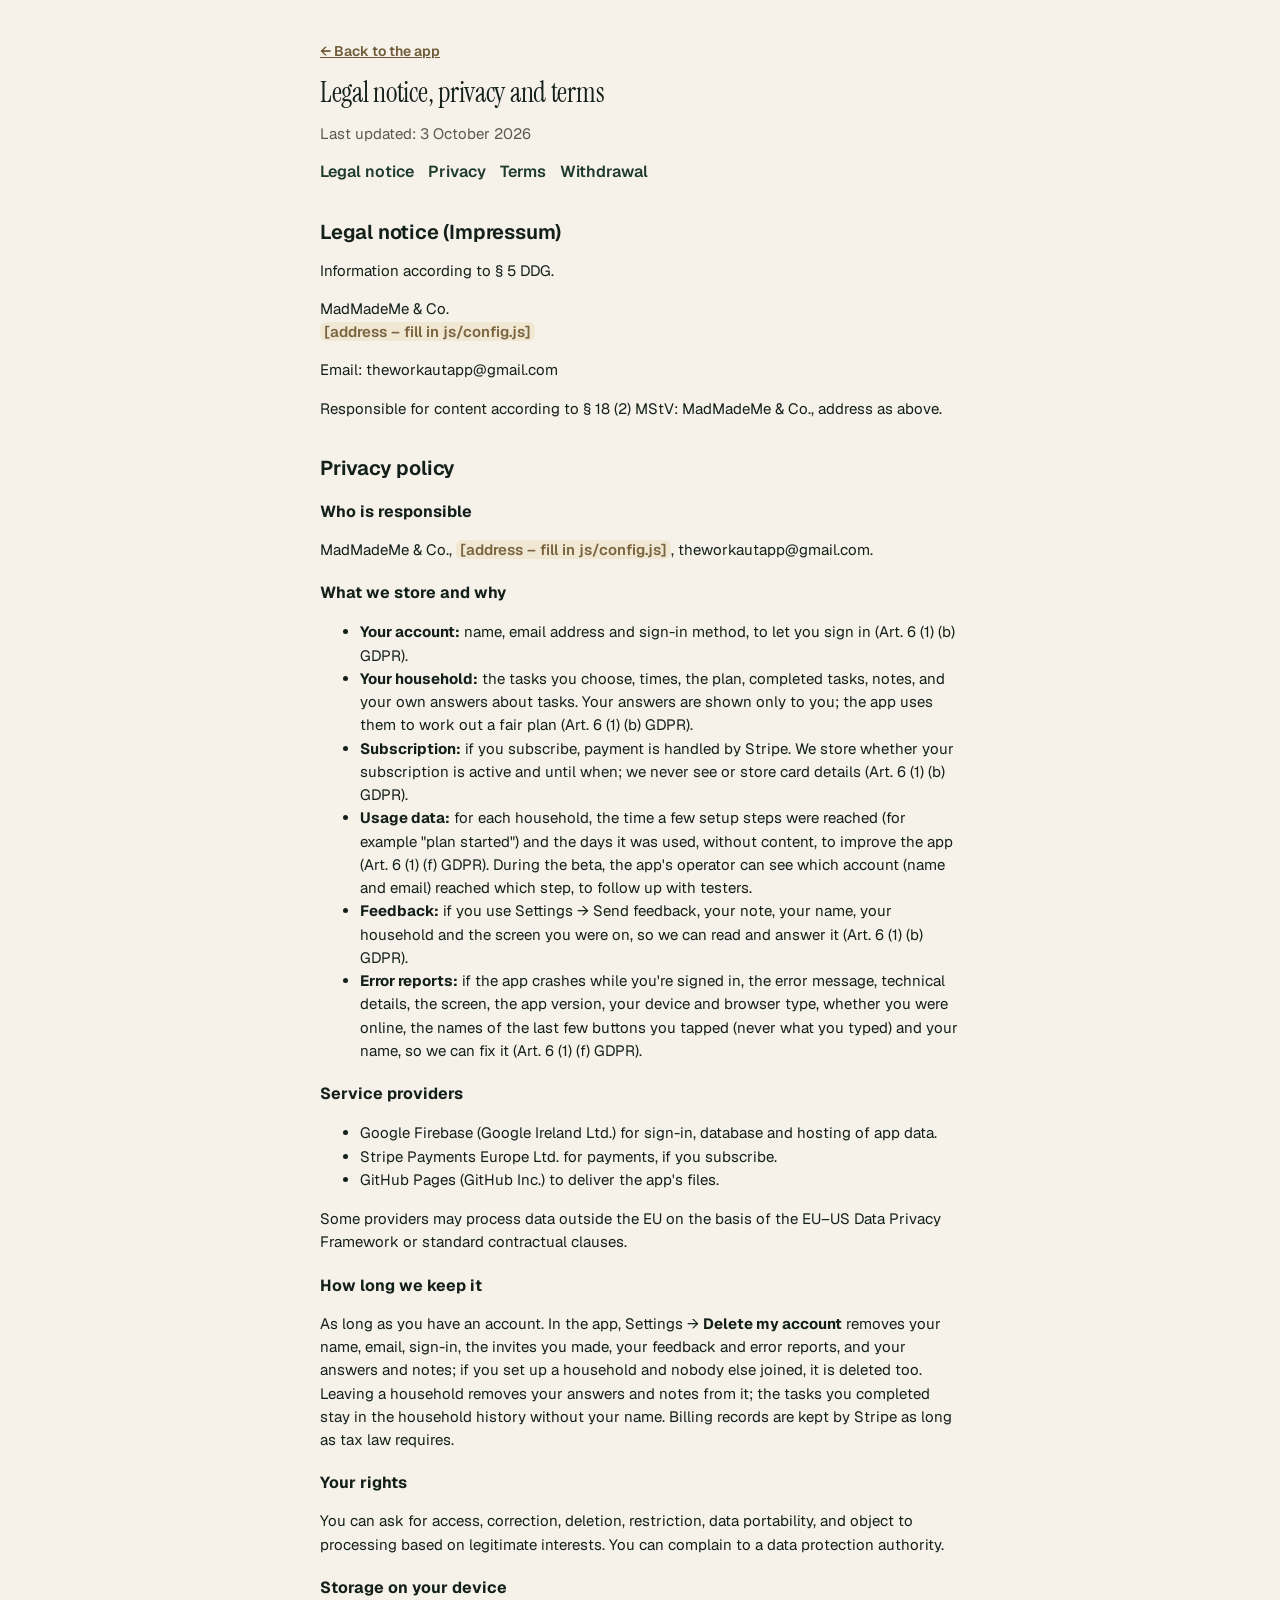
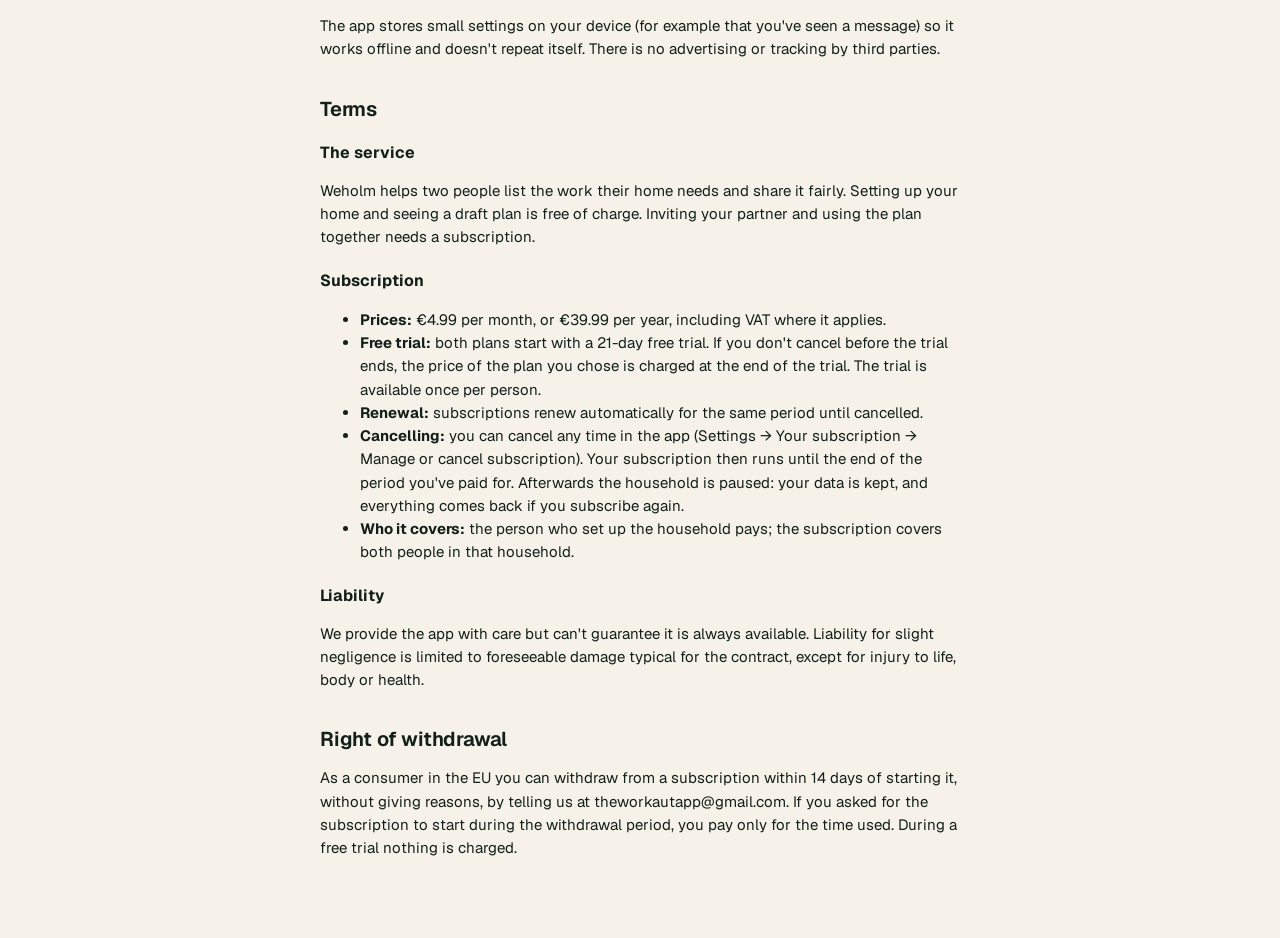
<file: legal.html>
<!doctype html>
<html lang="en">
<head>
<meta charset="utf-8">
<meta name="robots" content="noindex, nofollow, noai, noimageai">
<meta name="viewport" content="width=device-width, initial-scale=1, viewport-fit=cover">
<title>Legal notice, privacy and terms · Weholm</title>
<link rel="icon" href="icons/favicon.svg" type="image/svg+xml">
<link rel="icon" href="icons/favicon-32.png" sizes="32x32" type="image/png">
<link rel="stylesheet" href="css/styles.css?v=93">
<link rel="stylesheet" href="css/premium.css?v=93">
<style>
.legal{max-width:680px;margin:0 auto;padding:24px 20px 64px}
.legal h1{font-size:28px;margin:8px 0 4px}
.legal h2{font-size:20px;margin:36px 0 8px;scroll-margin-top:16px}
.legal h3{font-size:16px;margin:20px 0 6px}
.legal p, .legal li{color:var(--ink);line-height:1.55;font-size:15px}
.legal .todo{background:var(--premium-soft);color:var(--premium);border-radius:6px;padding:0 4px;font-weight:600}
.legal nav a{margin-right:14px;color:var(--accent);font-weight:600;text-decoration:none}
.legal .muted{color:var(--muted)}
</style>
</head>
<body>
<main class="legal">
  <p><a href="./" class="link-btn" style="margin:0;padding:0">← Back to the app</a></p>
  <h1>Legal notice, privacy and terms</h1>
  <p class="muted">Last updated: <span id="updated">3 October 2026</span></p>
  <nav><a href="#impressum">Legal notice</a><a href="#privacy">Privacy</a><a href="#terms">Terms</a><a href="#withdrawal">Withdrawal</a></nav>

  <h2 id="impressum">Legal notice (Impressum)</h2>
  <p>Information according to § 5 DDG.</p>
  <p><span data-legal="operator"></span><br><span data-legal="address"></span></p>
  <p>Email: <span data-legal="email"></span></p>
  <p data-optional="vatId">VAT ID: <span data-legal="vatId"></span></p>
  <p>Responsible for content according to § 18 (2) MStV: <span data-legal="operator"></span>, address as above.</p>

  <h2 id="privacy">Privacy policy</h2>
  <h3>Who is responsible</h3>
  <p><span data-legal="operator"></span>, <span data-legal="address"></span>, <span data-legal="email"></span>.</p>
  <h3>What we store and why</h3>
  <ul>
    <li><b>Your account:</b> name, email address and sign-in method, to let you sign in (Art. 6 (1) (b) GDPR).</li>
    <li><b>Your household:</b> the tasks you choose, times, the plan, completed tasks, notes, and your own answers about tasks. Your answers are shown only to you; the app uses them to work out a fair plan (Art. 6 (1) (b) GDPR).</li>
    <li><b>Subscription:</b> if you subscribe, payment is handled by Stripe. We store whether your subscription is active and until when; we never see or store card details (Art. 6 (1) (b) GDPR).</li>
    <li><b>Usage data:</b> for each household, the time a few setup steps were reached (for example "plan started") and the days it was used, without content, to improve the app (Art. 6 (1) (f) GDPR). During the beta, the app's operator can see which account (name and email) reached which step, to follow up with testers.</li>
    <li><b>Feedback:</b> if you use Settings → Send feedback, your note, your name, your household and the screen you were on, so we can read and answer it (Art. 6 (1) (b) GDPR).</li>
    <li><b>Error reports:</b> if the app crashes while you're signed in, the error message, technical details, the screen, the app version, your device and browser type, whether you were online, the names of the last few buttons you tapped (never what you typed) and your name, so we can fix it (Art. 6 (1) (f) GDPR).</li>
  </ul>
  <h3>Service providers</h3>
  <ul>
    <li>Google Firebase (Google Ireland Ltd.) for sign-in, database and hosting of app data.</li>
    <li>Stripe Payments Europe Ltd. for payments, if you subscribe.</li>
    <li>GitHub Pages (GitHub Inc.) to deliver the app's files.</li>
  </ul>
  <p>Some providers may process data outside the EU on the basis of the EU–US Data Privacy Framework or standard contractual clauses.</p>
  <h3>How long we keep it</h3>
  <p>As long as you have an account. In the app, Settings → <b>Delete my account</b> removes your name, email, sign-in, the invites you made, your feedback and error reports, and your answers and notes; if you set up a household and nobody else joined, it is deleted too. Leaving a household removes your answers and notes from it; the tasks you completed stay in the household history without your name. Billing records are kept by Stripe as long as tax law requires.</p>
  <h3>Your rights</h3>
  <p>You can ask for access, correction, deletion, restriction, data portability, and object to processing based on legitimate interests. You can complain to a data protection authority.</p>
  <h3>Storage on your device</h3>
  <p>The app stores small settings on your device (for example that you've seen a message) so it works offline and doesn't repeat itself. There is no advertising or tracking by third parties.</p>

  <h2 id="terms">Terms</h2>
  <h3>The service</h3>
  <p>Weholm helps two people list the work their home needs and share it fairly. Setting up your home and seeing a draft plan is free of charge. Inviting your partner and using the plan together needs a subscription.</p>
  <h3>Subscription</h3>
  <ul>
    <li><b>Prices:</b> <span data-price="monthly"></span> per month, or <span data-price="yearly"></span> per year, including VAT where it applies.</li>
    <li><b>Free trial:</b> both plans start with a <span data-trial></span>-day free trial. If you don't cancel before the trial ends, the price of the plan you chose is charged at the end of the trial. The trial is available once per person.</li>
    <li><b>Renewal:</b> subscriptions renew automatically for the same period until cancelled.</li>
    <li><b>Cancelling:</b> you can cancel any time in the app (Settings → Your subscription → Manage or cancel subscription). Your subscription then runs until the end of the period you've paid for. Afterwards the household is paused: your data is kept, and everything comes back if you subscribe again.</li>
    <li><b>Who it covers:</b> the person who set up the household pays; the subscription covers both people in that household.</li>
  </ul>
  <h3>Liability</h3>
  <p>We provide the app with care but can't guarantee it is always available. Liability for slight negligence is limited to foreseeable damage typical for the contract, except for injury to life, body or health.</p>

  <h2 id="withdrawal">Right of withdrawal</h2>
  <p>As a consumer in the EU you can withdraw from a subscription within 14 days of starting it, without giving reasons, by telling us at <span data-legal="email"></span>. If you asked for the subscription to start during the withdrawal period, you pay only for the time used. During a free trial nothing is charged.</p>
</main>
<script src="js/config.js?v=93"></script>
<script>
  (function () {
    var L = (typeof APP_CONFIG !== 'undefined' && APP_CONFIG.legal) || {};
    var B = (typeof APP_CONFIG !== 'undefined' && APP_CONFIG.billing) || null;
    document.querySelectorAll('[data-legal]').forEach(function (el) {
      var v = L[el.getAttribute('data-legal')];
      if (v) el.textContent = v; else { el.textContent = '[' + el.getAttribute('data-legal') + ' – fill in js/config.js]'; el.className = 'todo'; }
    });
    document.querySelectorAll('[data-optional]').forEach(function (el) { if (!L[el.getAttribute('data-optional')]) el.remove(); });
    if (B) {
      var fmt = function (n) { try { return new Intl.NumberFormat(B.display.locale, { style: 'currency', currency: B.display.currency }).format(n); } catch (e) { return '€' + n; } };
      document.querySelectorAll('[data-price]').forEach(function (el) { el.textContent = fmt(B.display[el.getAttribute('data-price')]); });
      document.querySelectorAll('[data-trial]').forEach(function (el) { el.textContent = B.trialDays; });
    }
  })();
</script>
</body>
</html>
</file>
<file: css/styles.css>
/* =========================================================
   DESIGN SYSTEM — tokens
   ========================================================= */
:root{
  --bg:#F6F4EF; --surface:#FFFFFF; --surface-2:#EEEBE4; --ink:#1E2320; --muted:#68706B; --line:#E4E0D7;
  --accent:#456B59; --accent-ink:#FFFFFF; --accent-soft:#E2ECE6;
  --away:#6B5A80; --away-ink:#FFFFFF; --away-soft:#E9E4F0;
  --premium:#8A6526; --premium-soft:#F5ECDA; --danger:#A6473B; --love:#B4544A; --love-soft:#F7E4E1;
  --radius:18px; --radius-sm:12px;
  --shadow:0 1px 2px rgba(30,35,32,.04),0 6px 20px rgba(30,35,32,.05);
  color-scheme:light;
}
@media (prefers-color-scheme: dark){
  :root:not([data-theme="light"]){
    --bg:#131614; --surface:#1B1F1D; --surface-2:#252A27; --ink:#ECEEEA; --muted:#9AA29C; --line:#2B302D;
    --accent:#8DB5A0; --accent-ink:#0F2219; --accent-soft:#21302A;
    --away:#AE9FC4; --away-ink:#1D1626; --away-soft:#2B2433;
    --premium:#D9B677; --premium-soft:#2E2819; --danger:#E08A7E; --love:#E8968C; --love-soft:#3A2522;
    --shadow:0 1px 2px rgba(0,0,0,.3);
    color-scheme:dark;
  }
}
:root[data-theme="dark"]{
  --bg:#131614; --surface:#1B1F1D; --surface-2:#252A27; --ink:#ECEEEA; --muted:#9AA29C; --line:#2B302D;
  --accent:#8DB5A0; --accent-ink:#0F2219; --accent-soft:#21302A;
  --away:#AE9FC4; --away-ink:#1D1626; --away-soft:#2B2433;
  --premium:#D9B677; --premium-soft:#2E2819; --danger:#E08A7E; --love:#E8968C; --love-soft:#3A2522;
  --shadow:0 1px 2px rgba(0,0,0,.3);
  color-scheme:dark;
}

/* =========================================================
   BASE
   ========================================================= */
*{box-sizing:border-box}
html{-webkit-text-size-adjust:100%}
body{margin:0;background:var(--bg);color:var(--ink);font:16px/1.45 system-ui,-apple-system,"Segoe UI",Roboto,"Helvetica Neue",sans-serif;-webkit-font-smoothing:antialiased}
button,input{font:inherit;color:inherit}
:focus-visible{outline:2px solid var(--accent);outline-offset:2px}
/* Headings get focus on each new screen (for screen readers) — never show a ring for that. */
h1[tabindex="-1"]:focus,h1[tabindex="-1"]:focus-visible,h2[tabindex="-1"]:focus{outline:none}
/* Button labels always stay on one line; fitButtons() shrinks the text if a label doesn't fit. */
.btn,.mini,.link-btn,.chip,.seg button,.badge,.bottom-nav button span{white-space:nowrap}
.btn,.mini,.chip,.seg button{min-width:0;overflow:hidden;text-overflow:clip}
.visually-hidden{position:absolute;width:1px;height:1px;overflow:hidden;clip:rect(0 0 0 0);white-space:nowrap}

.screen{max-width:520px;margin:0 auto;padding:max(16px,env(safe-area-inset-top)) 16px 0;min-height:100vh;min-height:100dvh;display:flex;flex-direction:column}
.topbar{display:flex;align-items:center;gap:12px;min-height:44px;margin-bottom:4px}
.topbar .spacer{flex:1}
.icon-btn{width:44px;height:44px;border-radius:50%;border:0;background:transparent;display:grid;place-items:center;cursor:pointer;flex:none}
.icon-btn.left{margin-left:-10px}
.icon-btn.right{margin-right:-10px}
.icon-btn:hover{background:var(--surface-2)}
.progress{flex:1;display:flex;gap:6px}
.progress span{flex:1;height:4px;border-radius:2px;background:var(--line);transition:background .2s}
.progress span.done{background:var(--accent)}
.step-label{font-size:13px;color:var(--muted);white-space:nowrap}

h1{font-size:28px;line-height:1.15;letter-spacing:-.02em;margin:12px 0 8px;font-weight:650}
h2{font-size:21px;line-height:1.2;letter-spacing:-.01em;margin:0 0 8px;font-weight:650}
.lead{color:var(--muted);margin:0 0 24px}
.fine{font-size:13px;color:var(--muted);text-align:center;margin:10px 0 0}

/* Cards & rows */
.card{background:var(--surface);border-radius:var(--radius);box-shadow:var(--shadow);overflow:hidden;margin-bottom:16px}
.row{display:flex;align-items:center;gap:14px;width:100%;min-height:56px;padding:12px 16px;background:transparent;border:0;text-align:left;cursor:pointer;-webkit-tap-highlight-color:transparent}
.row + .row{border-top:1px solid var(--line)}
.row.static{cursor:default}
.row.col{flex-direction:column;align-items:stretch;gap:12px}
button.row:active{background:var(--surface-2)}
.row-text{flex:1;display:flex;flex-direction:column;min-width:0}
.row-title{font-weight:500}
.row-sub{font-size:13px;color:var(--muted)}
.chev{color:var(--muted);flex:none;display:grid}

.check{width:24px;height:24px;border-radius:50%;border:2px solid var(--line);display:grid;place-items:center;flex:none;color:transparent;transition:background .15s,border-color .15s,color .15s}
.row[aria-pressed="true"] .check{background:var(--accent);border-color:var(--accent);color:var(--accent-ink)}

/* Section headers */
.section-head{display:flex;align-items:baseline;justify-content:space-between;gap:12px;margin:24px 4px 8px}
.section-title{font-size:13px;font-weight:650;letter-spacing:.06em;text-transform:uppercase;color:var(--muted);margin:0}
.section-meta{font-size:13px;color:var(--muted)}
.link-btn{border:0;background:none;color:var(--accent);font-size:14px;font-weight:600;cursor:pointer;padding:6px 4px;margin:-6px -4px}

/* Buttons */
.btn{display:flex;align-items:center;justify-content:center;gap:8px;width:100%;min-height:52px;border-radius:14px;border:0;font-weight:600;font-size:16px;cursor:pointer;padding:0 20px;transition:opacity .15s,transform .1s}
.btn:active{transform:scale(.99)}
a.btn{text-decoration:none}
.btn.primary{background:var(--accent);color:var(--accent-ink)}
.btn.outline{background:transparent;color:var(--ink);box-shadow:inset 0 0 0 1.5px var(--muted)}
.btn.secondary{background:var(--surface);color:var(--ink);box-shadow:var(--shadow)}
.btn.ghost{background:transparent;color:var(--accent)}
.btn.danger{background:var(--danger);color:#fff}
.btn.premium{background:var(--premium);color:var(--bg)}
.btn:disabled{opacity:.4;cursor:not-allowed;transform:none}
.btn + .btn{margin-top:8px}
.bottom-bar{position:sticky;bottom:0;margin-top:auto;padding:16px 0 calc(16px + env(safe-area-inset-bottom));background:linear-gradient(to top,var(--bg) 75%,rgba(0,0,0,0))}
.bottom-bar .count{font-size:14px;color:var(--muted);text-align:center;margin:0 0 10px}

/* Inputs */
.field{display:flex;flex-direction:column;gap:6px;padding:12px 16px}
.field + .field{border-top:1px solid var(--line)}
.field label{font-size:13px;color:var(--muted);font-weight:500}
.field-line{display:flex;align-items:center;gap:8px}
.field-line .add-part{border:0;background:var(--accent);color:var(--accent-ink);border-radius:999px;padding:10px 16px;font-size:14px;font-weight:650;cursor:pointer;flex:none;min-height:44px}
.field-line .add-part:disabled{background:var(--surface-2);color:var(--muted);cursor:default}
.field textarea{flex:1;min-width:0;border:0;background:var(--surface-2);border-radius:var(--radius-sm);padding:12px 14px;font:inherit;font-size:16px;line-height:1.45;outline:none;resize:vertical;min-height:120px;color:var(--ink)}
.field textarea:focus{box-shadow:0 0 0 2px var(--accent)}
.field textarea::placeholder{color:var(--muted)}
.field input{flex:1;min-width:0;border:0;background:var(--surface-2);border-radius:var(--radius-sm);padding:12px 14px;font-size:16px;outline:none}
.field input:focus{box-shadow:0 0 0 2px var(--accent)}
.field input::placeholder{color:var(--muted)}

/* Stepper */
.stepper{display:flex;align-items:center;gap:4px;flex:none}
.step-btn{width:40px;height:40px;border-radius:50%;border:0;background:var(--surface-2);display:grid;place-items:center;cursor:pointer}
.step-btn:disabled{opacity:.35;cursor:not-allowed}
.stepper output{min-width:32px;text-align:center;font-weight:600;font-size:18px;font-variant-numeric:tabular-nums}

/* Switch */
.switch{width:48px;height:30px;border-radius:15px;background:var(--line);position:relative;flex:none;transition:background .2s}
.switch::after{content:"";position:absolute;top:3px;left:3px;width:24px;height:24px;border-radius:50%;background:#fff;box-shadow:0 1px 3px rgba(0,0,0,.2);transition:transform .2s}
.row[aria-checked="true"] .switch{background:var(--accent)}
.row[aria-checked="true"] .switch::after{transform:translateX(18px)}

/* Chips */
.chips{display:flex;flex-wrap:wrap;gap:8px}
.chip{border:1.5px solid var(--line);background:transparent;border-radius:999px;padding:8px 16px;min-height:40px;cursor:pointer;font-weight:500;font-size:15px}
.chip[aria-pressed="true"]{background:var(--accent-soft);border-color:var(--accent);color:var(--ink)}
.section-title .muted{color:var(--muted);font-weight:500}

/* Gold accent: subscription and plans */
.badge{display:inline-flex;align-items:center;gap:4px;font-size:12px;font-weight:650;letter-spacing:.02em;padding:3px 8px;border-radius:999px;background:var(--premium-soft);color:var(--premium);flex:none}
.row.add{color:var(--accent)}
.row.add .row-title{font-weight:600}
.premium-mark{width:56px;height:56px;border-radius:16px;background:var(--premium-soft);color:var(--premium);display:grid;place-items:center;margin-bottom:16px}

/* Welcome */
.welcome-art{margin:32px 0 8px;color:var(--accent)}
.welcome h1{font-size:34px}
.how{list-style:none;padding:0;margin:8px 0 0;counter-reset:s}
.how li{counter-increment:s;display:flex;gap:14px;align-items:center;padding:10px 0;color:var(--ink)}
.how li::before{content:counter(s);width:28px;height:28px;border-radius:50%;background:var(--accent-soft);color:var(--accent);display:grid;place-items:center;font-weight:650;font-size:14px;flex:none}

/* Inventory */
.avatar{width:30px;height:30px;border-radius:50%;background:var(--accent-soft);color:var(--accent);display:grid;place-items:center;font-weight:650;font-size:14px}
.note{padding:14px 16px;border-top:1px solid var(--line);font-size:14px;color:var(--muted)}
.tag{font-size:12px;color:var(--muted);background:var(--surface-2);border-radius:999px;padding:2px 8px;flex:none}
.next-card{padding:20px 16px;text-align:left}
.next-card p{color:var(--muted);margin:0 0 16px;font-size:15px}

/* Sheet */
#sheet-root{position:fixed;inset:0;z-index:20;display:none}
#sheet-root.open{display:block}
.sheet-backdrop{position:absolute;inset:0;background:rgba(10,14,12,.4);opacity:0;transition:opacity .2s}
.sheet{position:absolute;left:0;right:0;bottom:var(--kb,0px);max-width:520px;margin:0 auto;background:var(--bg);border-radius:24px 24px 0 0;padding:12px 20px calc(20px + env(safe-area-inset-bottom));transform:translateY(100%);transition:transform .25s cubic-bezier(.2,.8,.2,1);max-height:calc(100vh - 32px);max-height:calc(100dvh - 32px - var(--kb,0px));overflow:auto}
.sheet-handle{display:flex;justify-content:center;padding:6px 0 18px;margin:-12px -20px 0;cursor:grab;touch-action:none}
.sheet-handle span{display:block;width:40px;height:5px;border-radius:3px;background:var(--line)}
.sheet{touch-action:pan-y}
#sheet-root.show .sheet-backdrop{opacity:1}
#sheet-root.show .sheet{transform:none}
.sheet p{color:var(--muted);margin:0 0 20px}
.sheet .btn{min-height:48px}
.sheet .summary{list-style:none;padding:0;margin:0 0 16px}
.sheet .summary li{display:flex;justify-content:space-between;padding:8px 0;border-bottom:1px solid var(--line)}
.sheet .summary li:last-child{border-bottom:0}
.sheet .summary span:last-child{color:var(--muted);font-variant-numeric:tabular-nums}

/* Toast */
#toast{position:fixed;left:50%;bottom:calc(24px + env(safe-area-inset-bottom));transform:translate(-50%,20px);background:var(--ink);color:var(--bg);padding:12px 18px;border-radius:12px;font-size:14px;opacity:0;pointer-events:none;transition:opacity .2s,transform .2s;z-index:30;max-width:calc(100% - 32px);text-align:center}
#toast.show{opacity:1;transform:translate(-50%,0)}

@media (prefers-reduced-motion: reduce){*{transition:none!important}}

/* =========================================================
   AUTH, INVITES, STATUS
   ========================================================= */
.center-screen{justify-content:center;align-items:center;text-align:center}
.spinner{width:32px;height:32px;border-radius:50%;border:3px solid var(--line);border-top-color:var(--accent);animation:spin .8s linear infinite}
@keyframes spin{to{transform:rotate(360deg)}}
.auth-form .field{padding:0;border:0}
.auth-form .field + .field{border:0;margin-top:14px}
.auth-form{margin-top:4px}
.btn.google{background:var(--surface);color:var(--ink);box-shadow:var(--shadow)}
.divider{display:flex;align-items:center;gap:12px;color:var(--muted);font-size:13px;margin:20px 0}
.divider::before,.divider::after{content:"";flex:1;height:1px;background:var(--line)}
.form-error{background:color-mix(in srgb,var(--danger) 12%,transparent);color:var(--danger);border-radius:var(--radius-sm);padding:10px 14px;font-size:14px;margin:0 0 14px}
.form-note{background:var(--accent-soft);color:var(--ink);border-radius:var(--radius-sm);padding:10px 14px;font-size:14px;margin:0 0 14px}
.switch-link{text-align:center;margin:16px 0 0;font-size:15px;color:var(--muted)}
.switch-link .link-btn{margin:0;padding:6px 2px}
.invite-banner{background:var(--accent-soft);border-radius:var(--radius);padding:14px 16px;margin:0 0 20px;font-size:15px}
.link-box{display:flex;gap:8px;align-items:center;background:var(--surface);border-radius:var(--radius-sm);padding:10px 12px;box-shadow:var(--shadow);margin-bottom:12px}
.link-box code{flex:1;min-width:0;overflow:hidden;text-overflow:ellipsis;white-space:nowrap;font-size:13px}
.plan-line{display:flex;justify-content:space-between;gap:12px;align-items:center;padding:12px 0;margin-bottom:8px;border-bottom:1px solid var(--line);font-size:15px}
.plan-line span:first-child{color:var(--muted)}
.btn.text-danger{color:var(--danger)}
.member .you{color:var(--muted);font-weight:400}

/* =========================================================
   PLAN, PREFERENCES, DAILY USE
   ========================================================= */
.pref-row{display:flex;align-items:center;gap:10px;padding:10px 12px 10px 16px;min-height:60px}
.pref-row + .pref-row{border-top:1px solid var(--line)}
.pref-group{display:flex;gap:6px;flex:none}
.pref-btn{width:46px;height:46px;border-radius:14px;border:1.5px solid var(--line);background:transparent;color:var(--muted);line-height:1;cursor:pointer;display:grid;place-items:center;transition:background .15s,border-color .15s,color .15s}
/* Picked: the heart soft red, the smile the app's green, the frown grey */
.pref-btn.pref-love[aria-pressed="true"]{background:var(--love-soft);border-color:var(--love);color:var(--love)}
.pref-btn.pref-ok[aria-pressed="true"]{background:var(--accent-soft);border-color:var(--accent);color:var(--accent)}
.pref-btn.pref-rather_not[aria-pressed="true"]{background:var(--surface-2);border-color:var(--muted);color:var(--ink)}

.timing-row{display:flex;flex-direction:column;gap:10px;padding:12px 16px}
.timing-row + .timing-row{border-top:1px solid var(--line)}
.timing-controls{display:flex;gap:8px}
.select{flex:1;min-width:0;appearance:none;-webkit-appearance:none;border:0;border-radius:var(--radius-sm);background:var(--surface-2) url("data:image/svg+xml,%3Csvg xmlns='http://www.w3.org/2000/svg' width='12' height='8' viewBox='0 0 12 8'%3E%3Cpath d='M1 1l5 5 5-5' fill='none' stroke='%2368706B' stroke-width='2' stroke-linecap='round'/%3E%3C/svg%3E") no-repeat right 12px center;padding:11px 32px 11px 12px;font-size:15px;color:var(--ink)}
.select.minutes{flex:0 0 112px}
.seg{display:flex;background:var(--surface-2);border-radius:12px;padding:3px;gap:3px;margin:4px 0 12px}
.seg button{flex:1;border:0;background:transparent;border-radius:9px;padding:9px 6px;font-weight:600;font-size:14px;color:var(--muted);cursor:pointer}
.seg button[aria-pressed="true"]{background:var(--surface);color:var(--ink);box-shadow:var(--shadow)}
.filter-line{display:flex;justify-content:space-between;align-items:center;margin:0 4px 4px;gap:8px}
.chips.even{display:grid;grid-template-columns:repeat(3,1fr)}
.chips.even .chip{padding:8px 4px}
.chip.small{min-height:34px;padding:6px 12px;font-size:14px}
.swap-card{background:var(--premium-soft);border-radius:var(--radius);padding:16px;margin-bottom:16px}
.swap-card .joke{font-size:17px;line-height:1.35;margin:0 0 6px}
.swap-card .plain{font-size:14px;color:var(--muted);margin:0 0 14px}
.swap-card .btns{display:flex;flex-wrap:wrap;gap:8px}
.swap-card .btns .btn{flex:1 1 auto;width:auto}
.swap-card .btns .btn{min-height:46px;margin-top:0}
.result-card{background:var(--accent-soft);border-radius:var(--radius);padding:16px;margin-bottom:16px}
.result-card .joke{font-size:17px;line-height:1.35;margin:0 0 6px}
.result-card .plain{font-size:14px;color:var(--muted);margin:0 0 12px}
.balance{display:flex;align-items:center;gap:10px;padding:14px 16px;font-weight:600}
.balance .sub{font-weight:400;font-size:14px;color:var(--muted)}
.row .mini{border:0;background:var(--surface-2);border-radius:999px;padding:7px 12px;font-size:13px;font-weight:600;color:var(--ink);cursor:pointer;flex:none}
.done .row-title{text-decoration:line-through;color:var(--muted)}
.everyday{padding:12px 16px;font-size:14px;color:var(--muted)}
.everyday b{color:var(--ink);font-weight:600}
.has-nav{padding-bottom:calc(84px + env(safe-area-inset-bottom))}
.bottom-nav{position:fixed;left:0;right:0;bottom:0;z-index:10;background:color-mix(in srgb,var(--bg) 92%,transparent);backdrop-filter:blur(12px);-webkit-backdrop-filter:blur(12px);border-top:1px solid var(--line);padding:6px 8px calc(6px + env(safe-area-inset-bottom))}
.bottom-nav .inner{max-width:520px;margin:0 auto;display:flex}
.bottom-nav button{flex:1;border:0;background:transparent;display:flex;flex-direction:column;align-items:center;gap:2px;padding:6px 0;font-size:12px;font-weight:600;color:var(--muted);cursor:pointer;min-height:52px}
.bottom-nav button[aria-current="page"]{color:var(--accent)}
.bottom-nav .nav-icon{position:relative;display:inline-grid}
.nav-dot{position:absolute;top:-2px;right:-5px;width:9px;height:9px;border-radius:50%;background:#E5484D;box-shadow:0 0 0 2px var(--bg)}
.celebrate{text-align:center;padding:20px 16px;font-size:15px;color:var(--muted)}

.name-btn{border:0;background:none;padding:0;margin:0;text-align:left;font:inherit;color:inherit;cursor:pointer;display:flex;flex-direction:column;min-width:0;flex:1}
.name-btn .row-title{text-decoration:underline;text-decoration-color:var(--line);text-underline-offset:3px}


.part-chips{list-style:none;padding:0;margin:0 0 14px;display:flex;flex-wrap:wrap;gap:6px}
.part-chips li{display:inline-flex;align-items:center;gap:5px;padding:5px 10px;border-radius:999px;background:var(--surface);box-shadow:var(--shadow);font-size:13.5px;white-space:nowrap}
.part-chips svg{width:13px;height:13px;flex:none}

/* Board */
.board{background:var(--surface);border-radius:var(--radius);box-shadow:var(--shadow);margin:0 0 16px;overflow:hidden}
.board-head{display:flex;align-items:center;gap:10px;width:100%;border:0;background:transparent;padding:12px 16px;min-height:56px;font:inherit;color:var(--ink);cursor:pointer;text-align:left}
.board-icon{flex:none;display:grid;color:var(--accent)}
.board-title{font-weight:650;flex:none}
.board-meta{flex:1;min-width:0;font-size:14px;color:var(--muted);white-space:nowrap;overflow:hidden;text-overflow:ellipsis;text-align:right}
.board-meta b{color:var(--accent);font-weight:650}
/* One plus everywhere: the green line icon, no circle (Add a task, This week, Board, Add to this day). */
.add-icon,.plain-row.add .plus,.row.add .plus{flex:none;display:grid;place-items:center;width:24px;height:24px;color:var(--accent)}
.add-icon svg,.plain-row.add .plus svg,.row.add .plus svg{width:20px;height:20px;stroke-width:2}
.board.waiting{box-shadow:inset 4px 0 0 var(--premium),var(--shadow)}
.board.waiting .board-meta b{color:var(--premium)}
.board-items{border-top:1px solid var(--line)}
.note-row.waiting{background:var(--premium-soft)}
.note-tags{display:flex;flex-wrap:wrap;gap:4px;margin-bottom:3px}
.note-tag{font-size:11.5px;font-weight:700;letter-spacing:.02em;color:var(--premium);background:var(--surface);border-radius:999px;padding:1px 7px}
.note-row{display:flex;align-items:center;gap:10px;padding:10px 16px}
.note-row + .note-row{border-top:1px solid var(--line)}
.note-kind{flex:none;width:22px;display:grid;place-items:center;color:var(--muted)}
.note-text{display:block;font-size:15px;overflow-wrap:anywhere}
.note-row .mini{border:0;background:var(--accent-soft);color:var(--accent);border-radius:999px;padding:7px 12px;font-size:13px;font-weight:650;cursor:pointer;flex:none}
.note-del{border:0;background:transparent;color:var(--muted);font-size:22px;line-height:1;width:32px;height:32px;border-radius:50%;cursor:pointer;flex:none}
.board-add{margin:4px 14px 14px;width:calc(100% - 28px);min-height:44px}

/* ---------- Tap feedback: every button reacts the moment it's touched ---------- */
button, .btn, .chip, .mini, .pref-btn, .step-btn, .icon-btn, .plan-card, .link-btn{-webkit-tap-highlight-color:transparent;touch-action:manipulation}
.btn, .chip, .mini, .pref-btn, .step-btn, .icon-btn, .plan-card, .board-head, .note-del, .bottom-nav button{transition:transform .12s cubic-bezier(.2,.8,.2,1),background-color .15s,border-color .15s,opacity .15s,box-shadow .15s}
.btn:active, .chip:active, .mini:active, .pref-btn:active, .step-btn:active, .icon-btn:active, .plan-card:active, .board-head:active, .note-del:active, .bottom-nav button:active{transform:scale(.96)}
.link-btn:active{opacity:.6}
button.row:active{transform:none}
.pressed{animation:pressed .32s cubic-bezier(.2,.8,.2,1)}
@keyframes pressed{0%{transform:scale(.96)}55%{transform:scale(1.015)}100%{transform:scale(1)}}
button.row.pressed{animation:row-pressed .35s ease-out}
@keyframes row-pressed{0%{background:var(--surface-2)}100%{background:transparent}}
.pref-btn.pressed[aria-pressed="true"]{animation:pref-pop .3s cubic-bezier(.2,.8,.2,1)}
@keyframes pref-pop{0%{transform:scale(.85)}60%{transform:scale(1.12)}100%{transform:scale(1)}}
/* Busy: the button stays where it is, its label fades and a spinner shows it's working. */
.is-busy{position:relative;pointer-events:none;cursor:progress}
.btn.is-busy, .mini.is-busy{color:transparent!important;opacity:1!important}
.btn.is-busy::after, .mini.is-busy::after{content:"";position:absolute;left:50%;top:50%;width:18px;height:18px;margin:-9px 0 0 -9px;border-radius:50%;border:2.5px solid currentColor;border-color:var(--busy-ring, rgba(127,127,127,.35));border-top-color:var(--busy-head, currentColor);animation:spin .7s linear infinite}
.btn.primary.is-busy{--busy-ring:rgba(255,255,255,.35);--busy-head:var(--accent-ink)}
.btn.premium.is-busy{--busy-ring:rgba(255,255,255,.35);--busy-head:var(--bg)}
.btn.secondary.is-busy, .btn.ghost.is-busy, .mini.is-busy{--busy-head:var(--accent)}
.btn.danger.is-busy{--busy-ring:rgba(255,255,255,.35);--busy-head:#fff}
@media (prefers-reduced-motion: reduce){.pressed, .pref-btn.pressed[aria-pressed="true"]{animation:none}}

/* ---------- New flow ---------- */
.has-nav .bottom-bar{bottom:calc(68px + env(safe-area-inset-bottom))}
.hero-card{display:flex;flex-direction:column;align-items:flex-start;padding:18px 18px 16px;gap:2px}
.hero-num{font-size:34px;font-weight:700;letter-spacing:-.02em;line-height:1.1}
.hero-sub{font-size:14px;color:var(--muted)}
.btn-pair{display:flex;flex-wrap:wrap;gap:8px}
.btn-pair .btn{flex:1 1 auto;width:auto;min-height:44px;margin-top:0}
.btn.quiet{color:var(--muted);font-weight:500;font-size:14px;min-height:40px;margin-top:20px}
.legal-line{margin-top:10px}
.legal-line a{color:inherit;text-decoration:underline;text-underline-offset:2px}
.spinner.small{width:20px;height:20px;border-width:2.5px;margin-bottom:8px}
.timing-controls{display:flex;gap:8px}

/* Plan cards on the plans screen */
.plans{display:grid;grid-template-columns:1fr 1fr;gap:10px;margin:0 0 14px}
.plan-card{position:relative;display:flex;flex-direction:column;align-items:flex-start;gap:4px;text-align:left;padding:16px 14px 14px;border-radius:16px;border:1.5px solid var(--line);background:var(--surface);color:var(--ink);cursor:pointer;min-height:132px;font:inherit}
.plan-card[aria-checked="true"]{border-color:var(--premium);box-shadow:0 0 0 1.5px var(--premium) inset}
.plan-tag{position:absolute;top:-10px;left:12px;background:var(--premium);color:var(--bg);font-size:11.5px;font-weight:700;padding:3px 8px;border-radius:999px;white-space:nowrap}
.plan-name{font-weight:650;font-size:15px;margin-top:4px}
.plan-price{font-size:24px;font-weight:700;letter-spacing:-.01em;white-space:nowrap}
.plan-price small{font-size:13px;font-weight:500;color:var(--muted);margin-left:2px}
.plan-sub{font-size:12.5px;color:var(--muted);line-height:1.35}

/* Today: greeting, progress block, day strip */
.greeting{margin:4px 0 20px}
.greeting .hello{font-size:18px;font-weight:600;color:var(--muted);margin:0 0 4px;letter-spacing:-.01em}
.greeting .mood{font-size:clamp(24px, 7.8vw, 30px);line-height:1.15;letter-spacing:-.025em;font-weight:700;margin:0;text-wrap:balance}
.meter-card{margin:0 0 16px}
.meter-head{display:flex;justify-content:space-between;align-items:baseline;gap:12px;margin:0 4px 8px}
.meter-label{white-space:nowrap;font-size:13px;font-weight:650;letter-spacing:.06em;text-transform:uppercase;color:var(--muted)}
.meter-sub{font-size:14px;color:var(--muted);text-align:right;white-space:nowrap;overflow:hidden;text-overflow:ellipsis;min-width:0}
.meter{position:relative;height:112px;border-radius:var(--radius);background:var(--surface-2);overflow:hidden}
.meter-fill{position:absolute;inset:0 auto 0 0;width:var(--p);background:var(--accent);transition:width .7s cubic-bezier(.2,.8,.2,1)}
@media (prefers-reduced-motion: reduce){.meter-fill{transition:none}}

/* Settings */
a.row{text-decoration:none;color:inherit}
.danger-zone{margin-top:12px}
.danger-zone .row-title.text-danger{color:var(--danger)}



/* ---------- Me and Us: one look ---------- */
.meter.slim{height:10px;border-radius:999px}
.balance-card{padding:4px 0}
.balance-line{display:flex;align-items:center;gap:12px;padding:10px 16px}
.balance-name{flex:1;font-weight:500;min-width:0}
.balance-sub{font-size:14px;color:var(--muted);white-space:nowrap}
.owners{display:flex;flex:none}
.owners .owner + .owner{margin-left:-6px}
.owner{width:28px;height:28px;border-radius:50%;display:grid;place-items:center;font-size:12px;font-weight:650;background:var(--surface-2);color:var(--ink);border:2px solid var(--surface);flex:none}
.owner.me{background:var(--accent-soft);color:var(--accent)}
.owner.none{background:transparent;border:2px dashed var(--line)}
.task-map .cat-head .row-title{font-weight:600}
.task-map .cat-head .chev{transition:transform .2s cubic-bezier(.2,.8,.2,1)}
.task-map .cat-head[aria-expanded="true"] .chev{transform:rotate(90deg)}
.task-map .task-row{padding-left:28px;min-height:52px;background:color-mix(in srgb, var(--surface-2) 45%, var(--surface))}
.task-map .task-row{transition:background-color .15s}
.task-map .task-row.is-tapped{animation:none;background:var(--accent-soft)}
.task-map .task-row.is-tapped .row-title{color:var(--accent)}
.sheet-owner{display:flex;align-items:center;gap:10px;margin:-4px 0 8px;font-weight:600}
.sheet-facts{margin:0 0 16px;color:var(--muted)}
.sheet-list{box-shadow:none;border:1px solid var(--line)}
@media (prefers-reduced-motion: reduce){.task-map .cat-head .chev,.task-map .task-row{transition:none}}

/* Sentences keep together; blocks avoid a lonely last word (tidyText in util.js does the same where text-wrap isn't supported) */
.sentence{display:inline-block;max-width:100%}
.nowrap{white-space:nowrap}
h1, h2, h3, .mood{text-wrap:balance}
p, .row-sub, .lead, .fine{text-wrap:pretty}
.all-clear{margin:0 4px 8px;font-size:14px;color:var(--muted)}
.title-icon{display:inline-grid;vertical-align:-3px;margin-right:6px;color:var(--muted)}
.chip-icon{display:inline-grid;vertical-align:-4px;margin-right:6px}
/* The settings button sits beside the first line of each screen, its top level with the text */
.to-top{position:fixed;right:max(16px, calc((100vw - 520px) / 2 + 16px));bottom:calc(var(--lift, 0px) + 16px);z-index:11;width:44px;height:44px;border-radius:50%;border:1px solid var(--line);background:var(--surface);color:var(--ink);box-shadow:var(--shadow);display:grid;place-items:center;cursor:pointer;opacity:0;transform:translateY(8px);pointer-events:none;transition:opacity .2s,transform .2s}
.to-top.show{opacity:1;transform:none;pointer-events:auto}
@media (prefers-reduced-motion: reduce){.to-top{transition:none}}
/* Phones mustn't turn plain text (an email, a date) into links */
a[x-apple-data-detectors], .plain-text a{color:inherit!important;text-decoration:none!important;pointer-events:none}

.plan-head .section-title{display:flex;align-items:center;gap:8px}
.agree{width:18px;height:18px;border-radius:50%;border:1.5px solid var(--line);display:inline-grid;place-items:center;color:transparent;flex:none}
.agree.on{background:var(--accent);border-color:var(--accent);color:var(--accent-ink)}
.agree svg{width:11px;height:11px}

/* Giving each other a hand, and "how long did it take?" */
.helped .row.static{gap:12px;align-items:center}
.helped-mark{font-size:18px;flex:none}
.feel-strip{display:flex;flex-direction:column;gap:8px;padding:10px 16px 14px 52px;border-top:1px solid var(--line);font-size:14px;color:var(--muted)}
.feel-strip .chip{min-height:36px;padding:6px 14px;font-size:14px}

/* Task sheet: secondary actions as one row of labelled icons */
/* Task sheet actions: equal outlined tiles across the full width, styled like the picked rating buttons */
.icon-actions{display:grid;grid-template-columns:repeat(var(--n,3),minmax(0,1fr));gap:12px;margin:20px 0 8px}
.icon-action{display:flex;align-items:center;justify-content:center;min-height:44px;padding:8px 6px;border-radius:12px;border:1.5px solid var(--accent);background:var(--accent-soft);color:var(--accent);font:inherit;font-size:14px;line-height:18px;font-weight:600;text-align:center;text-wrap:balance;cursor:pointer;-webkit-tap-highlight-color:transparent;touch-action:manipulation;transition:transform .12s cubic-bezier(.2,.8,.2,1),background-color .15s,color .15s,border-color .15s}
.icon-action:active{transform:scale(.96)}
.icon-action.on{background:var(--accent);color:var(--accent-ink)}
.icon-action.danger{border-color:var(--danger);background:color-mix(in srgb,var(--danger) 8%,transparent);color:var(--danger)}
.icon-action[disabled]{cursor:default;transform:none}
/* Us: each person's part is a heading and a plain list. Names in bold read as tappable; no boxes. */
.person-part{margin-top:16px}
.person-part + .person-part{margin-top:4px}
.part-head{margin:0;font:inherit}
.part-toggle{display:flex;align-items:center;gap:10px;width:100%;min-height:48px;padding:6px 4px;background:transparent;border:0;border-bottom:1px solid var(--line);text-align:left;font:inherit;color:var(--ink);cursor:pointer;-webkit-tap-highlight-color:transparent;touch-action:manipulation}
.part-name{flex:1;min-width:0;display:flex;flex-direction:column}
.part-title{font-size:20px;line-height:26px;font-weight:650;letter-spacing:-.01em}
.part-time{font-size:13px;line-height:18px;color:var(--muted);font-weight:400}
.part-meta{font-size:13px;color:var(--muted)}
.part-toggle .chev{transition:transform .2s cubic-bezier(.2,.8,.2,1)}
.part-toggle[aria-expanded="true"] .chev{transform:rotate(90deg)}
@media (prefers-reduced-motion: reduce){.part-toggle .chev{transition:none}}
.plain-list{margin:0 0 8px}
.plain-row{display:flex;flex-direction:column;align-items:flex-start;gap:2px;width:100%;min-height:56px;padding:10px 4px;background:transparent;border:0;border-bottom:1px solid var(--line);text-align:left;font:inherit;color:var(--ink);cursor:pointer;-webkit-tap-highlight-color:transparent;touch-action:manipulation;transition:background-color .15s}
.plain-row:last-child{border-bottom:0}
.plain-row:active{background:color-mix(in srgb,var(--surface-2) 60%,transparent)}
.plain-row .pr-title{font-size:16px;line-height:22px;font-weight:650}
.plain-row .pr-sub{font-size:13px;line-height:18px;color:var(--muted)}
.plain-row.add{margin-top:0;border-top:0;border-bottom:0;flex-direction:row;align-items:center;gap:10px;color:var(--accent)}
.plain-row.add .pr-title{font-weight:600}
.part-empty{font-size:14px;color:var(--muted);margin:4px 4px 8px}
.task-row.is-done .row-title{color:var(--muted)}

/* "Needs you": one request at a time, side by side, with dots underneath. The next card peeks in. */
.needs{margin:0 -16px 8px}
.needs.single{margin-bottom:16px}
.needs.single .needs-track{overflow:visible}
.needs-ghost{box-sizing:border-box}
.needs-track{display:flex;gap:8px;overflow-x:auto;scroll-snap-type:x mandatory;scroll-padding-inline:16px;padding:2px 16px 6px;scrollbar-width:none;overscroll-behavior-x:contain;-webkit-overflow-scrolling:touch}
.needs-track::-webkit-scrollbar{display:none}
.needs-slide{flex:0 0 100%;scroll-snap-align:start;scroll-snap-stop:always;display:flex;flex-direction:column}
.needs-slide > *{flex:1;margin-bottom:0}
.needs-dots{display:flex;justify-content:center;margin-top:6px}
.needs-dots-strip{display:flex}
.needs-dots.windowed{width:120px;margin-left:auto;margin-right:auto;overflow:hidden;justify-content:flex-start}
.needs-dots.windowed .needs-dots-strip{transition:transform .25s cubic-bezier(.2,.8,.2,1)}
.needs-dot{flex:none}
.needs-dot.edge::before{transform:scale(.6)}
.needs-dot.far::before{transform:scale(0)}
.needs-dot{width:24px;height:24px;border:0;padding:0;background:transparent;cursor:pointer;display:grid;place-items:center;-webkit-tap-highlight-color:transparent}
.needs-dot::before{content:"";width:7px;height:7px;border-radius:50%;background:var(--line);transition:background-color .2s,transform .2s}
.needs-dot[aria-current]::before{background:var(--accent);transform:scale(1.15)}
.needs-dot.far{pointer-events:none}
@media (prefers-reduced-motion: reduce){.needs-dot::before,.needs-dots.windowed .needs-dots-strip{transition:none}}

/* While the keyboard is up, pages get room below their last field so it can scroll above the keyboard. */
.kb-open .screen{padding-bottom:calc(var(--kb, 0px) + 96px)}

/* Calendar on Us: "This week", one line per item (what · who · when). */
.cal-card{background:var(--surface);border-radius:var(--radius);box-shadow:var(--shadow);margin:0 0 16px;overflow:hidden}
.cal-head{display:flex;align-items:center;gap:10px;padding:6px 6px 6px 16px;min-height:56px}
.cal-title{flex:1;margin:0;font-size:16px;font-weight:650;color:var(--ink)}
.cal-icon-btn{width:44px;height:44px;border:0;border-radius:50%;background:transparent;color:var(--accent);display:grid;place-items:center;cursor:pointer;flex:none;-webkit-tap-highlight-color:transparent;touch-action:manipulation}
.cal-icon-btn:active{background:var(--accent-soft)}
.cal-list{padding:0}
.cal-row{display:flex;align-items:center;gap:10px;width:100%;min-height:44px;padding:10px 16px;border:0;border-top:1px solid var(--line);background:transparent;font:inherit;color:var(--ink);text-align:left;cursor:pointer;-webkit-tap-highlight-color:transparent;touch-action:manipulation}
.cal-row:active{background:var(--surface-2)}
.cal-text{flex:1;min-width:0;font-weight:600;white-space:nowrap;overflow:hidden;text-overflow:ellipsis}
.cal-who{flex:none;font-size:12px;font-weight:650;color:var(--accent);background:var(--accent-soft);border-radius:999px;padding:2px 8px}
.cal-when{flex:none;font-size:13px;color:var(--muted);white-space:nowrap}
.cal-row.overdue .cal-when{color:var(--danger);font-weight:650}
.cal-empty{margin:0;padding:12px 16px 14px;border-top:1px solid var(--line);font-size:14px;color:var(--muted)}
.cal-later{display:block;width:100%;border:0;border-top:1px solid var(--line);background:transparent;padding:12px 16px;font:inherit;font-size:14px;font-weight:600;color:var(--accent);text-align:left;cursor:pointer}
.sheet .cal-list{padding:0}
.sheet .cal-list .cal-row:first-child{border-top:0}
.cal-due-when{display:block;font-size:12px;font-weight:700;letter-spacing:.04em;text-transform:uppercase;color:var(--accent);margin-bottom:2px}
.cal-due.overdue .cal-due-when{color:var(--danger)}
.field-hint{display:block;font-size:12.5px;color:var(--muted);margin-top:6px}
input.select[type=date],input.select[type=time]{background-image:none;padding-right:12px;min-height:44px;font:inherit;font-size:15px;color:var(--ink)}

/* Month view: one dot on each day with something planned. */
.cal-month-head{display:flex;align-items:center;justify-content:space-between;gap:8px;margin:0 0 12px}
.cal-month-title{margin:0;font-size:24px;line-height:30px;text-align:center;flex:1}
.cal-month-head .icon-btn[disabled]{opacity:.25;cursor:default}
.icon-btn.flip svg{transform:scaleX(-1)}
.cal-grid-card{padding:10px 8px 8px}
.cal-weekdays,.cal-grid{display:grid;grid-template-columns:repeat(7,minmax(0,1fr))}
.cal-weekdays span{text-align:center;font-size:12px;font-weight:650;color:var(--muted);padding:0 0 6px}
.cal-cell{display:flex;flex-direction:column;align-items:center;justify-content:center;gap:3px;min-height:46px;border:0;background:transparent;border-radius:12px;font:inherit;color:var(--ink);cursor:pointer;-webkit-tap-highlight-color:transparent;touch-action:manipulation;padding:0}
.cal-cell.blank{cursor:default}
.cal-num{display:grid;place-items:center;width:32px;height:32px;border-radius:50%;font-size:15px;font-weight:550}
.cal-cell.past .cal-num{color:var(--muted)}
.cal-cell.today .cal-num{background:var(--accent-soft);color:var(--accent);font-weight:700}
.cal-cell.picked .cal-num{background:var(--accent);color:var(--accent-ink);font-weight:700}
.cal-dot{width:5px;height:5px;border-radius:50%;background:transparent}
.cal-dot.on{background:var(--accent)}
.cal-cell:active .cal-num{transform:scale(.94)}
.cal-day-list{padding:0}
.cal-day-list .cal-row:first-child{border-top:0}
.cal-row.done .cal-text{color:var(--muted);text-decoration:line-through;font-weight:500}

/* Time field: an empty one shows "--:--" (iPhones show nothing otherwise). */
.time-wrap{position:relative;display:block;flex:0 0 auto}
.time-wrap input{width:100%}
.time-ph{position:absolute;left:12px;top:50%;transform:translateY(-50%);color:var(--muted);font-size:15px;pointer-events:none;display:none}
.time-wrap input.empty:not(:focus){color:transparent}
.time-wrap input.empty:not(:focus)::-webkit-datetime-edit{color:transparent}
.time-wrap input.empty:not(:focus) + .time-ph{display:block}
.sheet:focus{outline:none}
.time-wrap.minutes{flex:0 0 112px}

/* Away: purple, in the same tone as the green */
.chip.away[aria-pressed="true"]{background:var(--away-soft);border-color:var(--away)}
.cal-row.away .cal-text::before{content:"";display:inline-block;width:4px;height:14px;border-radius:2px;background:var(--away);margin-right:8px;vertical-align:-2px}
.cal-row.away .cal-who{background:var(--away-soft);color:var(--away)}
.cal-cell.away{background:var(--away-soft);border-radius:0}
.cal-cell.away.away-start{border-top-left-radius:12px;border-bottom-left-radius:12px}
.cal-cell.away.away-end{border-top-right-radius:12px;border-bottom-right-radius:12px}
.range-field{display:flex;align-items:center;width:100%;min-height:48px;padding:10px 14px;border:1.5px solid var(--line);border-radius:var(--radius-sm);background:var(--surface);font:inherit;font-size:16px;color:var(--ink);text-align:left;cursor:pointer;-webkit-tap-highlight-color:transparent;touch-action:manipulation}
.range-field,.range-picker{--pick:var(--accent);--pick-ink:var(--accent-ink);--pick-soft:var(--accent-soft)}
.range-field.away,.range-picker.away{--pick:var(--away);--pick-ink:var(--away-ink);--pick-soft:var(--away-soft)}
.range-field[aria-expanded="true"]{border-color:var(--pick)}
.range-picker{margin-top:8px;padding:8px;border:1.5px solid var(--line);border-radius:var(--radius-sm)}
.range-picker .cal-month-head{margin:0 0 4px}
.range-picker .cal-month-title{font-size:16px}
.range-picker .cal-cell{min-height:40px}
.range-picker .cal-cell[disabled]{cursor:default}
.range-picker .cal-cell[disabled] .cal-num{color:var(--line)}
.range-picker .cal-cell.in{background:var(--pick-soft);border-radius:0}
.range-picker .cal-cell.start,.range-picker .cal-cell.end{background:var(--pick-soft)}
.range-picker .cal-cell.start{border-radius:12px 0 0 12px}
.range-picker .cal-cell.end{border-radius:0 12px 12px 0}
.range-picker .cal-cell.start.end{border-radius:12px}
.range-picker .cal-cell.start .cal-num,.range-picker .cal-cell.end .cal-num{background:var(--pick);color:var(--pick-ink);font-weight:700}
.away-card{background:var(--away-soft)}
.away-tag{background:var(--away-soft);color:var(--away);margin-right:2px}
.away-line{margin:4px 2px 12px;font-size:14px;color:var(--muted)}
.one-line{display:block;white-space:nowrap;overflow:hidden;text-overflow:ellipsis;max-width:100%}
.link-btn.quiet{color:var(--muted);font-weight:500;margin:0;border:1.5px solid var(--line);border-radius:999px;min-height:32px;padding:4px 12px;font-size:13px;line-height:20px}
/* Fields in a sheet sit on the sheet's own edge (the inner space is for fields inside a card) */
.sheet .field{padding:12px 0}
.sheet .field + .field{border-top:0}
.sheet .card .field{padding:12px 16px}
.sheet .card .field + .field{border-top:1px solid var(--line)}
/* Me: 28px between sections (16 under a card + 12 above a title) */
.me .section-head{margin-top:12px}
/* Room under the last item for the "back to the top" arrow, which floats just above the bottom bar */
.screen > :has(+ .bottom-bar){margin-bottom:64px}
</file>
<file: css/premium.css>
/* =========================================================
   PREMIUM THEME — loaded after styles.css.
   Forest + ivory, champagne for "us", clay for "needs you", Dusk for away.
   Reuses the app's variable names; adds --us, --link, --needs, --primary*, --glass*, --gilded, --serif, --sans.
   Fonts are served from this site (no Google request).
   ========================================================= */
@font-face{font-family:"Geist";src:url("../fonts/Geist-Variable.woff2") format("woff2");font-weight:100 900;font-style:normal;font-display:swap}
@font-face{font-family:"Instrument Serif";src:url("../fonts/InstrumentSerif-Regular.woff2") format("woff2");font-weight:400;font-style:normal;font-display:swap}
@font-face{font-family:"Instrument Serif";src:url("../fonts/InstrumentSerif-Italic.woff2") format("woff2");font-weight:400;font-style:italic;font-display:swap}

:root{
  --bg:#F6F2EA; --surface:#FBF8F2; --surface-2:#ECE6DA; --ink:#13201A; --muted:#5E584E; --line:#E6E0D4;
  --accent:#1F3B2D; --accent-ink:#FBF8F2; --accent-soft:#E2ECE6;          /* forest: ticks, toggles, selected */
  --primary:linear-gradient(180deg,#2E5A44 0%,#1F3B2D 100%); --primary-ink:#FBF8F2;
  --primary-shadow:inset 0 1px 0 rgba(255,255,255,.18),0 1px 2px rgba(15,26,20,.35),0 12px 26px -10px rgba(31,59,45,.6);
  --secondary:linear-gradient(180deg,#FFFFFF 0%,#F3EEE4 100%);
  --secondary-shadow:inset 0 0 0 1px rgba(28,27,24,.10),inset 0 1px 0 #FFFFFF,0 1px 2px rgba(28,27,24,.08);
  --us:#7A6440; --link:#6E5A36;                                           /* champagne deep: "us", the mark, links */
  --away:#56637A; --away-ink:#FFFFFF; --away-soft:#E4E7EE;                /* Dusk */
  --premium:#7A6440; --premium-soft:#F1E8D4;
  --gilded:linear-gradient(180deg,#F4E7C4 0%,#DCC28A 100%); --gilded-ink:#2A2214; --gilded-edge:#B89C62;
  --danger:#A3412E; --needs:#C2553F;                                       /* clay */
  --love:#7A6440; --love-soft:#F1E8D4;                                     /* "like it" is champagne, never red */
  --glass-bg:rgba(251,248,242,.78); --glass-blur:blur(24px); --glass-edge:rgba(255,255,255,.7);
  --glass-shadow:inset 0 1px 0 rgba(255,255,255,.9),0 24px 48px -24px rgba(19,32,26,.35);
  --field-bg:#FFFFFF; --field-edge:rgba(28,27,24,.12);
  --radius:22px; --radius-sm:14px;
  --shadow:0 1px 0 rgba(28,27,24,.04),0 18px 40px -22px rgba(28,27,24,.28);
  --serif:"Instrument Serif",Georgia,serif; --sans:"Geist",system-ui,-apple-system,"Segoe UI",sans-serif;
  --hero-fill:#C2D8BA; --gradient:url("../assets/gradient-light.jpg");
  color-scheme:light;
}
@media (prefers-color-scheme: dark){ :root:not([data-theme="light"]){
  --bg:#0B140F; --surface:#17251D; --surface-2:#0F1A14; --ink:#EDE8DE; --muted:#ADADA4; --line:#24332A;
  --accent:#E6D3A3; --accent-ink:#0B140F; --accent-soft:#343D30;           /* champagne: ticks, toggles, selected */
  --primary:linear-gradient(180deg,#FBF8F2 0%,#E9E2D4 100%); --primary-ink:#13201A;   /* ivory button */
  --primary-shadow:inset 0 1px 0 #FFFFFF,0 1px 2px rgba(0,0,0,.4),0 14px 30px -12px rgba(0,0,0,.45);
  --secondary:rgba(255,255,255,.06);
  --secondary-shadow:inset 0 0 0 1px rgba(255,255,255,.14),inset 0 1px 0 rgba(255,255,255,.10);
  --us:#E6D3A3; --link:#D9CBA6;
  --away:#AEB8CC; --away-ink:#0B140F; --away-soft:#2F3C39;
  --premium:#E6D3A3; --premium-soft:#343D30;
  --gilded:#D6BC84; --gilded-ink:#1E180D; --gilded-edge:#E8D3A0;
  --danger:#E58F7A; --needs:#E58F7A;
  --love:#E6D3A3; --love-soft:#343D30;
  --glass-bg:rgba(23,37,29,.58); --glass-blur:blur(26px) saturate(140%); --glass-edge:rgba(255,255,255,.12);
  --glass-shadow:inset 0 1px 0 rgba(255,255,255,.12),0 30px 60px -30px rgba(0,0,0,.7);
  --field-bg:rgba(11,20,15,.55); --field-edge:rgba(255,255,255,.14);
  --shadow:inset 0 1px 0 rgba(255,255,255,.04),0 18px 40px -22px rgba(0,0,0,.6);
  --hero-fill:#1A3626; --gradient:url("../assets/gradient-dark.jpg");
  color-scheme:dark;
}}
:root[data-theme="dark"]{
  --bg:#0B140F; --surface:#17251D; --surface-2:#0F1A14; --ink:#EDE8DE; --muted:#ADADA4; --line:#24332A;
  --accent:#E6D3A3; --accent-ink:#0B140F; --accent-soft:#343D30;
  --primary:linear-gradient(180deg,#FBF8F2 0%,#E9E2D4 100%); --primary-ink:#13201A;
  --primary-shadow:inset 0 1px 0 #FFFFFF,0 1px 2px rgba(0,0,0,.4),0 14px 30px -12px rgba(0,0,0,.45);
  --secondary:rgba(255,255,255,.06);
  --secondary-shadow:inset 0 0 0 1px rgba(255,255,255,.14),inset 0 1px 0 rgba(255,255,255,.10);
  --us:#E6D3A3; --link:#D9CBA6;
  --away:#AEB8CC; --away-ink:#0B140F; --away-soft:#2F3C39;
  --premium:#E6D3A3; --premium-soft:#343D30;
  --gilded:#D6BC84; --gilded-ink:#1E180D; --gilded-edge:#E8D3A0;
  --danger:#E58F7A; --needs:#E58F7A;
  --love:#E6D3A3; --love-soft:#343D30;
  --glass-bg:rgba(23,37,29,.58); --glass-blur:blur(26px) saturate(140%); --glass-edge:rgba(255,255,255,.12);
  --glass-shadow:inset 0 1px 0 rgba(255,255,255,.12),0 30px 60px -30px rgba(0,0,0,.7);
  --field-bg:rgba(11,20,15,.55); --field-edge:rgba(255,255,255,.14);
  --shadow:inset 0 1px 0 rgba(255,255,255,.04),0 18px 40px -22px rgba(0,0,0,.6);
  --hero-fill:#1A3626; --gradient:url("../assets/gradient-dark.jpg");
  color-scheme:dark;
}

/* ---------- Type ---------- */
body{font-family:var(--sans)}
h1,.greeting .mood,.part-title,.cal-month-title{font-family:var(--serif);font-weight:400;letter-spacing:-.01em}
h1{font-size:38px;line-height:1.05}
.greeting .mood{font-size:38px;line-height:1.05}
.part-title{font-size:26px;line-height:1.1}
.welcome h1{font-size:60px;line-height:.98}
.us-word{font-style:italic;color:var(--us)}
.section-title{font-size:12px;letter-spacing:.14em;color:var(--link)}
.link-btn,a{color:var(--link)}

/* ---------- Buttons: lit from above ---------- */
.btn{border-radius:16px;min-height:56px}
.btn.primary{background:var(--primary);color:var(--primary-ink);box-shadow:var(--primary-shadow)}
.btn.primary.is-busy{--busy-ring:rgba(127,127,127,.35);--busy-head:var(--primary-ink)}
.btn.secondary,.btn.google{background:var(--secondary);color:var(--ink);box-shadow:var(--secondary-shadow)}
.btn.ghost{color:var(--link)}
.btn.premium{background:var(--gilded);color:var(--gilded-ink);box-shadow:inset 0 0 0 1px var(--gilded-edge)}

/* ---------- Glass: only over a gradient ---------- */
.glass{background:var(--glass-bg);backdrop-filter:var(--glass-blur);-webkit-backdrop-filter:var(--glass-blur);
  border:1px solid var(--glass-edge);border-radius:30px;box-shadow:var(--glass-shadow)}

/* ---------- Toggle ---------- */
.switch{width:50px;height:30px;background:var(--line)}
.switch::after{background:#FFF}
.row[aria-checked="true"] .switch{background:var(--accent)}
.row[aria-checked="true"] .switch::after{background:var(--accent-ink);transform:translateX(20px)}

/* ---------- Status ---------- */
.nav-dot{background:var(--needs);width:8px;height:8px}               /* "needs you": never a number */
.bottom-nav button[aria-current="page"]{color:var(--ink)}
.bottom-nav button[aria-current="page"]::after{content:"";width:4px;height:4px;border-radius:2px;background:var(--us)}
.check{border:1.5px solid var(--accent)}
.done .row-title{text-decoration-color:var(--muted)}

/* =========================================================
   OPENING SCREENS — gradient window with the loop, logo, title, glass panel
   ========================================================= */
.screen.opening{position:relative;padding:0;overflow-x:hidden}
.hero{position:absolute;left:0;right:0;top:0;height:600px;border-radius:0 0 40px 40px;overflow:hidden;
  background:var(--hero-fill) var(--gradient) center top/cover no-repeat}
.hero video.loop{position:absolute;inset:0;width:100%;height:100%;object-fit:cover;object-position:center top}
@media (prefers-reduced-motion: reduce){.hero video.loop{display:none}}
.opening-body{position:relative;flex:1;display:flex;flex-direction:column;
  padding:max(56px,calc(env(safe-area-inset-top) + 24px)) 16px max(20px,env(safe-area-inset-bottom))}
.brand{display:flex;align-items:center;gap:10px;padding:0 12px;color:var(--ink)}
.brand svg{color:var(--us);flex:none}
.brand span{font-family:var(--serif);font-size:22px;line-height:1}
.opening-title{margin:clamp(40px,17vh,150px) 0 32px;padding:0 12px;color:var(--ink)}
.opening-title > span{display:block}
.welcome .opening-title{font-size:60px;line-height:.98;letter-spacing:-.015em}
.opening .glass{margin-top:auto;padding:24px 20px 20px;display:flex;flex-direction:column;gap:12px}
.opening .glass .lead{margin:0 4px 4px;font-size:16px;line-height:1.5;color:var(--muted)}
.opening .glass .field{padding:0;gap:6px}
.opening .glass .field + .field{border-top:0}
.opening .glass .field label{margin:0 4px;font-size:13px;font-weight:500}
.opening .glass .field input{flex:none;height:54px;box-sizing:border-box;border-radius:14px;border:1px solid var(--field-edge);
  background:var(--field-bg);padding:0 16px;font:400 16px var(--sans);color:var(--ink);box-shadow:inset 0 1px 2px rgba(28,27,24,.06);width:100%}
.opening .glass .field input:focus{box-shadow:0 0 0 2px var(--accent)}
.opening .glass .field input::placeholder{color:var(--muted)}
.opening .glass form{display:flex;flex-direction:column;gap:12px}
.opening .glass .btn{margin-top:0}
.opening .glass .btn + .btn{margin-top:0}
.opening .glass .link-btn{align-self:center;font-size:15px;font-weight:500;padding:6px 8px 2px;margin:0}
.opening .glass .seg{margin:0 0 4px}
.opening .glass .form-error,.opening .glass .form-note{margin:0 4px}
.opening .legal-line{margin:14px 12px 0;text-align:center}
.opening .back-row{position:absolute;top:max(12px,env(safe-area-inset-top));right:12px;z-index:2}
.start-screen .opening-title{font-size:48px;line-height:1;letter-spacing:-.015em}
.start-screen .back-row .link-btn{margin:0;padding:10px 8px;font-size:15px;font-weight:500;color:var(--ink)}
.kb-open .screen.opening{padding-bottom:calc(var(--kb, 0px) + 96px)}

/* ---------- Sheets: the Time-away sheet's recipe ---------- */
.sheet{background:var(--surface);border-radius:30px 30px 0 0;padding:10px 20px calc(28px + env(safe-area-inset-bottom))}
.sheet-handle{padding:4px 0 14px;margin:-10px -20px 0}
.sheet h2{font-family:var(--serif);font-weight:400;font-size:32px;line-height:1.05;letter-spacing:-.01em;margin:0 0 12px}
.sheet-intro{display:flex;flex-direction:column;gap:4px;padding:0 4px;margin:0 0 16px}
.sheet-intro h2{margin:0}
.sheet-intro p{margin:0;font-size:14px;line-height:1.45;color:var(--muted)}
.sheet .chips.even{margin:0 0 16px}
.sheet .field textarea{background:var(--surface-2)}
.sheet .field-note{margin:2px 4px 0;font-size:13px;line-height:1.4;color:var(--muted)}
.sheet .chips.even + .field{padding-top:0}
.sheet .field + .btn{margin-top:4px}

/* ---------- Calendar: the month switcher is its own pill, apart from the back arrow ---------- */
.cal-month-head:not(.range-picker .cal-month-head){background:var(--surface);border-radius:999px;padding:4px;box-shadow:var(--shadow);margin:8px 0 16px}
.cal-month-head:not(.range-picker .cal-month-head) .icon-btn{width:40px;height:40px;background:var(--surface-2);color:var(--ink)}
.cal-month-head:not(.range-picker .cal-month-head) .cal-month-title{font-size:26px;line-height:1}

/* The loop is decoration: never show the browser's own play button or controls on it */
.hero video.loop::-webkit-media-controls,.hero video.loop::-webkit-media-controls-start-playback-button,
.hero video.loop::-webkit-media-controls-overlay-play-button,.hero video.loop::-webkit-media-controls-panel{display:none!important;-webkit-appearance:none;opacity:0}
.hero video.loop{pointer-events:none}

/* =========================================================
   LOADING — the foundation spinner: a thin ring with a coloured head.
   Screens 26 px / 0.8 s; buttons 18 px / 0.7 s. Shows only after 300 ms of waiting.
   ========================================================= */
:root{--spin-track:#DDD6C8}
@media (prefers-color-scheme: dark){:root:not([data-theme="light"]){--spin-track:rgba(255,255,255,.16)}}
:root[data-theme="dark"]{--spin-track:rgba(255,255,255,.16)}
@keyframes ring-appear{from{opacity:0}to{opacity:1}}
.rings-loader,.spinner{display:block;flex:none;box-sizing:border-box;width:26px;height:26px;border-radius:50%;
  border:2.5px solid var(--spin-track);border-top-color:var(--accent);background:none;animation:spin .8s linear infinite}
.spinner{animation:spin .8s linear infinite,ring-appear .2s ease .3s both}
.spinner.small{width:20px;height:20px;border-width:2.5px;margin-bottom:8px}
.loading-screen{position:relative;padding:0;align-items:center;justify-content:center;overflow:hidden}
.loading-bg{position:fixed;inset:0;background:linear-gradient(180deg,rgba(246,242,234,.35),rgba(246,242,234,.75)),var(--hero-fill) var(--gradient) 50% 30%/cover no-repeat}
.loading-body{position:relative;display:flex;flex-direction:column;align-items:center;gap:18px;animation:ring-appear .2s ease .3s both}
.loading-body p{margin:0;font-size:14px;color:var(--muted)}
@media (prefers-color-scheme: dark){:root:not([data-theme="light"]) .loading-bg{background:linear-gradient(180deg,rgba(11,20,15,.15),rgba(11,20,15,.55)),var(--hero-fill) var(--gradient) 50% 40%/cover no-repeat}}
:root[data-theme="dark"] .loading-bg{background:linear-gradient(180deg,rgba(11,20,15,.15),rgba(11,20,15,.55)),var(--hero-fill) var(--gradient) 50% 40%/cover no-repeat}
/* A busy button keeps its size and colour; the label gives way to the spinner in the button's text colour */
.btn.is-busy::after,.mini.is-busy::after{box-sizing:border-box;width:18px;height:18px;margin:-9px 0 0 -9px;border-width:2.5px;animation:spin .7s linear infinite}
.btn.primary.is-busy{--busy-ring:rgba(251,248,242,.35);--busy-head:#FBF8F2}
@media (prefers-color-scheme: dark){:root:not([data-theme="light"]) .btn.primary.is-busy{--busy-ring:rgba(19,32,26,.25);--busy-head:#13201A}}
:root[data-theme="dark"] .btn.primary.is-busy{--busy-ring:rgba(19,32,26,.25);--busy-head:#13201A}
.btn.secondary.is-busy,.btn.google.is-busy,.btn.ghost.is-busy,.mini.is-busy{--busy-ring:var(--spin-track);--busy-head:var(--accent)}
.btn.premium.is-busy{--busy-ring:rgba(42,34,20,.25);--busy-head:var(--gilded-ink)}
@media (prefers-reduced-motion: reduce){.rings-loader,.spinner,.btn.is-busy::after,.mini.is-busy::after{animation:none}.spinner,.loading-body{opacity:1}}

/* =========================================================
   PASSWORDS — the eye that shows what you typed, and the rules as a checklist
   ========================================================= */
.pw-wrap{position:relative;display:block}
.pw-wrap input{width:100%;box-sizing:border-box;padding-right:52px}
.pw-eye{position:absolute;right:4px;top:50%;transform:translateY(-50%);width:44px;height:44px;display:grid;place-items:center;
  border:0;border-radius:12px;background:transparent;color:var(--muted);cursor:pointer;-webkit-tap-highlight-color:transparent}
.pw-eye:active{background:var(--surface-2)}
.pw-eye[aria-pressed="true"]{color:var(--ink)}
.pw-eye:focus-visible{outline:2px solid var(--accent);outline-offset:-2px}
.pw-rules{list-style:none;margin:8px 4px 0;padding:0;display:flex;flex-wrap:wrap;gap:6px 16px;font-size:13px;line-height:1.3;color:var(--muted)}
.pw-rules li{display:flex;align-items:center;gap:6px}
.pw-dot{width:16px;height:16px;border-radius:50%;border:1.5px solid var(--line);display:grid;place-items:center;box-sizing:border-box;flex:none;color:transparent;transition:background-color .15s,border-color .15s,color .15s}
.pw-rules li.ok{color:var(--ink)}
.pw-rules li.ok .pw-dot{background:var(--accent);border-color:var(--accent);color:var(--accent-ink)}
@media (prefers-reduced-motion: reduce){.pw-dot{transition:none}}
.sr-only{position:absolute;width:1px;height:1px;overflow:hidden;clip:rect(0 0 0 0);white-space:nowrap}

/* =========================================================
   SPLIT FROM THE FIRST LIST — a quiet link on big ticked tasks, and the small sheet
   ========================================================= */
.row-wrap{display:flex;align-items:stretch}
.row-wrap + .row-wrap,.row-wrap + .row,.row + .row-wrap{border-top:1px solid var(--line)}
.row-wrap > .row{flex:1;min-width:0}
.row-link{flex:none;align-self:center;margin-right:8px;min-height:44px;padding:0 10px;border:0;background:transparent;border-radius:12px;
  font:inherit;font-size:14px;font-weight:600;color:var(--link);cursor:pointer;white-space:nowrap;-webkit-tap-highlight-color:transparent}
.row-link:active{background:var(--surface-2)}
.row-link:focus-visible{outline:2px solid var(--accent);outline-offset:-2px}
.sheet-line{margin:-4px 0 14px;color:var(--muted)}
.split-add{display:flex;gap:8px;align-items:center;padding:10px 12px 12px 16px;border-top:1px solid var(--line)}
.split-add input{flex:1;min-width:0;height:44px;box-sizing:border-box;border:0;border-radius:var(--radius-sm);background:var(--surface-2);padding:0 14px;font:inherit;font-size:16px;color:var(--ink);outline:none}
.split-add input:focus{box-shadow:0 0 0 2px var(--accent)}
.split-add input::placeholder{color:var(--muted)}
.split-add .mini{border:0;background:var(--surface-2);border-radius:999px;padding:0 16px;min-height:44px;font:inherit;font-size:14px;font-weight:600;color:var(--ink);cursor:pointer;flex:none}
.row-wrap .row-sub{display:-webkit-box;-webkit-line-clamp:2;-webkit-box-orient:vertical;overflow:hidden}

/* Plans screen: their own plan, and how the free trial works */
.sub-plan{margin-bottom:12px}
.trial-steps{list-style:none;margin:0 0 16px;padding:16px 16px 4px 16px;position:relative}
.trial-steps li{position:relative;display:flex;flex-direction:column;gap:2px;padding:0 0 14px 26px}
.trial-steps li::before{content:"";position:absolute;left:5px;top:16px;bottom:-2px;width:2px;background:var(--line)}
.trial-steps li:last-child::before{display:none}
.trial-steps .ts-dot{position:absolute;left:0;top:4px;width:12px;height:12px;border-radius:50%;background:var(--surface);border:2px solid var(--premium)}
.trial-steps li:first-child .ts-dot{background:var(--premium)}
</file>
